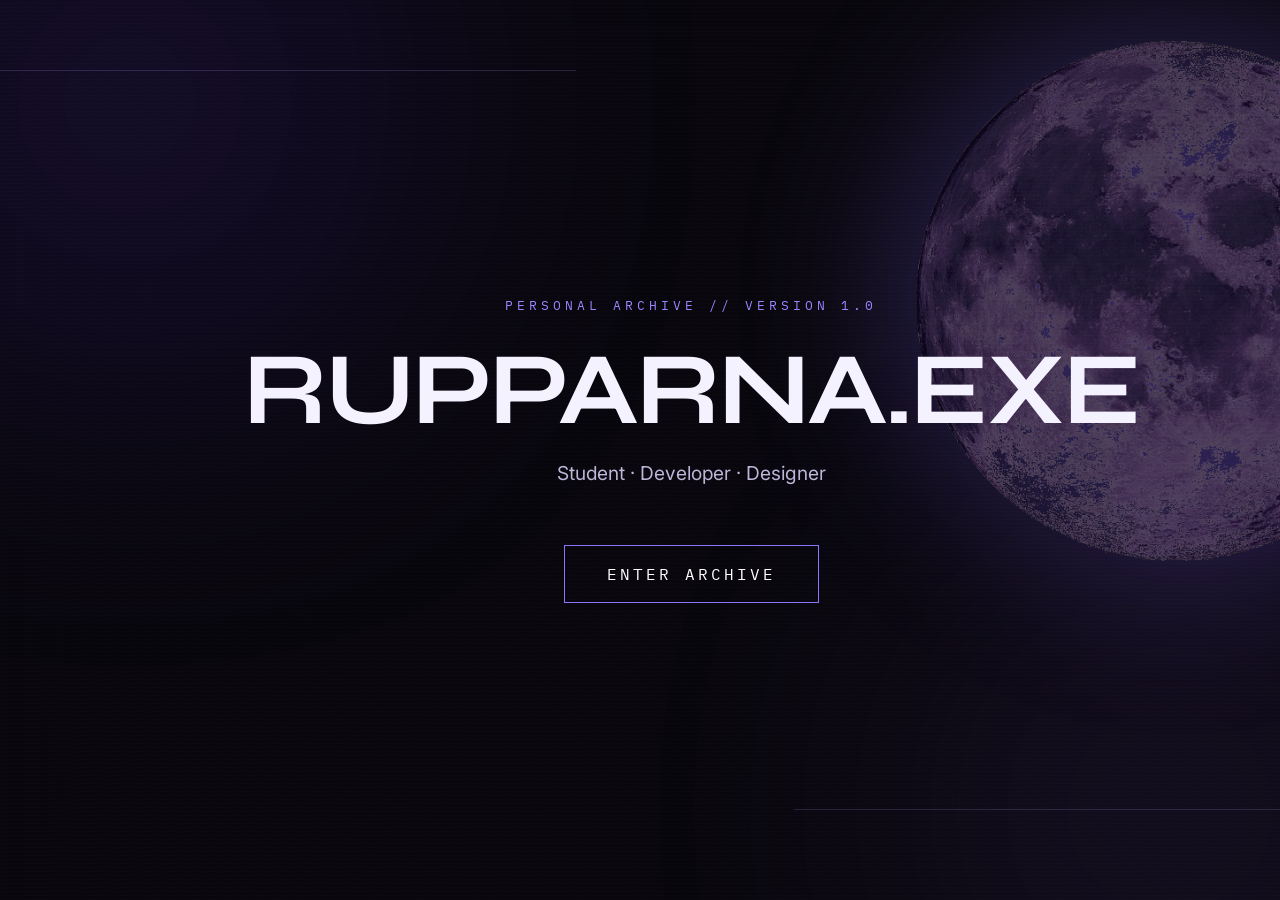
<file: index.html>
<!DOCTYPE html>
<html lang="en">

<head>
    <meta charset="UTF-8">
    <meta name="viewport" content="width=device-width, initial-scale=1.0">

  
    <link rel="preconnect" href="https://fonts.googleapis.com">
    <link rel="preconnect" href="https://fonts.gstatic.com" crossorigin>

    <link href="https://fonts.googleapis.com/css2?family=IBM+Plex+Mono:wght@400;500&family=Inter:wght@300;400;500;600&family=Syne:wght@700;800&display=swap" rel="stylesheet">

    <link rel="stylesheet" href="style.css">
</head>

<body>

<div class="noise"></div>
<div class="bg-glow glow-1"></div>
<div class="bg-glow glow-2"></div>
<div class="line top-line"></div>
<div class="line bottom-line"></div>
    <main class="hero">
  <img src="assets/image/moon_transparent.png"
         class="moon"
         alt="">
        <div class="hero-content">

            <p class="eyebrow">
                PERSONAL ARCHIVE // VERSION 1.0
            </p>

             <h1 id="logo">
    RUPPARNA.EXE
</h1>
<div class="scan-line"></div>
            <p class="subtitle">
                Student · Developer · Designer
            </p>
           
          <a href="archive.html" class="enter-btn">
    ENTER ARCHIVE
</a>
        </div>

    </main>

    
<script src="script.js"></script>
<div class="screen-glitch"></div>
</body>

</html>
</file>
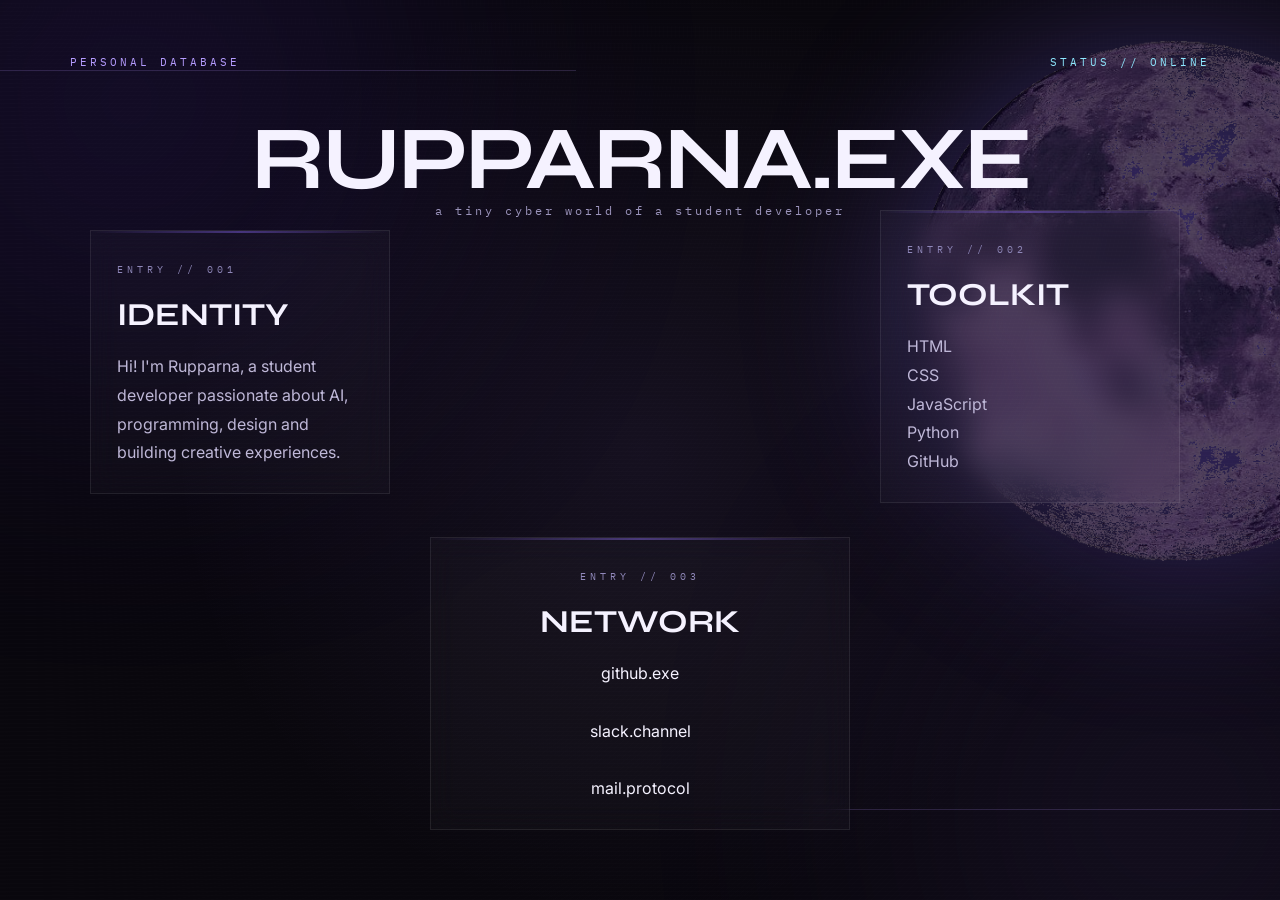
<file: archive.html>
<!DOCTYPE html>
<html lang="en">

<head>
    <meta charset="UTF-8">
    <meta name="viewport" content="width=device-width, initial-scale=1.0">

    <title>RUPPARNA.EXE // Archive</title>

    <link rel="preconnect" href="https://fonts.googleapis.com">
    <link rel="preconnect" href="https://fonts.gstatic.com" crossorigin>

    <link href="https://fonts.googleapis.com/css2?family=IBM+Plex+Mono:wght@400;500&family=Inter:wght@300;400;500;600&family=Syne:wght@700;800&display=swap" rel="stylesheet">

    <link rel="stylesheet" href="style.css">
</head>

<body>

    <div class="noise"></div>

    <div class="bg-glow glow-1"></div>
    <div class="bg-glow glow-2"></div>

    <div class="line top-line"></div>
    <div class="line bottom-line"></div>

    <img src="assets/image/moon_transparent.png"
         class="moon"
         alt="Moon">

    <main class="archive">

        <!-- HEADER -->

        <div class="archive-header">

            <p class="database">
                PERSONAL DATABASE
            </p>

            <p class="status">
                STATUS // ONLINE
            </p>

            <h1>
                RUPPARNA.EXE
            </h1>

            <p class="quote">
                a tiny cyber world of a student developer
            </p>

        </div>

        <!-- IDENTITY -->

        <section class="identity card">

            <span class="tag">
                ENTRY // 001
            </span>

            <h2>
                IDENTITY
            </h2>

            <p>
                Hi! I'm Rupparna, a student developer passionate about AI,
                programming, design and building creative experiences.
            </p>

        </section>

        <!-- TOOLKIT -->

        <section class="toolkit card">

            <span class="tag">
                ENTRY // 002
            </span>

            <h2>
                TOOLKIT
            </h2>

            <p>
                HTML<br>
                CSS<br>
                JavaScript<br>
                Python<br>
                GitHub
            </p>

        </section>

        <!-- NETWORK -->

       <section class="network card">

    <span class="tag">ENTRY // 003</span>

    <h2>NETWORK</h2>

    <p>

        <a href="https://github.com/rupparna"
           target="_blank">
            github.exe
        </a>

        <br><br>

        <a href="https://hackclub.enterprise.slack.com/team/U0BFF8Y46L9"
           target="_blank">
            slack.channel
        </a>

        <br><br>

        <a href="mailto:rupparna3@gmail.com">
            mail.protocol
        </a>

    </p>

</section>
    </main>

    <script src="script.js"></script>

</body>
</file>
<file: style.css>
*{
    margin:0;
    padding:0;
    box-sizing:border-box;
}

html{
    scroll-behavior: smooth;
}
body{
    background: #09070d;
    color:#f5f2ff ;
    font-family: 'Inter', sans-serif;
    overflow-x:hidden;
}

.hero{
    min-height: 100vh;
    display: flex;
    align-items: center;
     justify-content:center;
    text-align:center;
    padding:40px;
    position:relative;

}


  .hero-content{
    position: relative;
    z-index: 2;

    margin-left: 8vw;
}

.eyebrow{
    font-family: 'IBM Plex Mono' ,monospace;
    font-size: .8rem;
    letter-spacing:4px;
     color:#9c84ff;

    margin-bottom:30px;
}

.hero h1{
    font-family:'Syne',sans-serif;
    font-size:clamp(3rem,8vw,7rem);
    line-height:.9;
    letter-spacing:-3px;

    max-width:100%;
    word-break:break-word;
}
.subtitle{
    margin-top:25px;
    font-size:1.2rem;
    color: #bdb6d8

}

.enter-btn{
    display:inline-block;
    margin-top:60px;
    padding:18px 42px;
    border:1px solid #8e73ff;
     color:white;

    text-decoration:none;
    font-family:'IBM Plex Mono',monospace;
    letter-spacing:3px;

    transition:.35s;

}
.enter-btn:hover{

background:#8e73ff;

    color:#09070d;

}
.bg-glow{
    position:fixed;
    border-radius:50%;
    filter:blur(160px);
    z-index:-3;
    pointer-events:none;
}.glow-1{

    width:500px;
    height:500px;

    background:#6b3cff;

    top:-150px;
    left:-120px;

    opacity:.18;

}

.glow-2{

    width:420px;
    height:420px;
    background:#9d72ff;

    bottom:-120px;
    right:-100px;

    opacity:.15;
}

.noise{

    position:fixed;
    inset:0;

    pointer-events:none;
    opacity:.12;

    background-image:

    repeating-radial-gradient(
        circle at 0 0,
        rgba(255,255,255,.05) 0px,
        rgba(255,255,255,.02) 1px,
        transparent 2px,
        transparent 4px
    );

    mix-blend-mode:overlay;

    z-index:999;

}

    .line{
 position:fixed;
    height:1px;

    background:rgba(180,151,255,.18);
    z-index:-1;
}

.top-line{

    top:70px;
    left:0;
    width:45%;

}
.bottom-line{

    bottom:90px;
    right:0;
    width:38%;
}
/* ===========================
   HERO IMAGE
=========================== */

.hero-image{

    width:260px;

    margin:45px auto;

    display:flex;

    justify-content:center;

}

.hero-image img{

    width:100%;

    display:block;

    filter:
        drop-shadow(0 0 40px rgba(153,118,255,.35));

    transition:.4s;
}

.hero-image img:hover{
    transform:scale(1.03);

}
.moon{
    position:absolute;
    right:-220px;
    top:40px;
    width:650px;
    
    filter:
        blur(.3px)
        drop-shadow(0 0 80px #8d6cff);
    pointer-events:none;
    z-index:-1;
    opacity: .28;
filter:
    drop-shadow(0 0 90px rgba(162,120,255,.45));
}
.activate{

    animation:

        hologram 1.6s ease forwards;

}
@keyframes hologram{

0%{

color:white;

filter:none;

}

20%{

color:#8de8ff;

text-shadow:

0 0 10px #8de8ff,

0 0 25px #7a6dff;

}

45%{

color:#c79dff;

text-shadow:

0 0 18px #c79dff,

0 0 40px #8de8ff;

}

70%{
color:#ffffff;
text-shadow:
0 0 8px white,
0 0 30px #9d6fff;
}
100%{
color:white;
text-shadow:
0 0 3px white;
}

}
.scan-line{
    position:absolute;
    height: 6px;
    width:0;
    left:0;
    left:50%;
    top: 50%;transform: translate(-50%, -50%);

    background: 
    linear-gradient(
        90deg,transparent,
        #ffffff,#7cecff,
        transparent);
       
     opacity:0;
     filter:blur(2px);
}
.scan{

animation:
scanEffect 1.3s ease forwards;

}
@keyframes scanEffect{

0%{
width:0;
opacity:0;
}
15%{
opacity:1;
}
50%{

width:700px;
}
100%{
width:900px;
opacity:0;
}

}
.moon-active{
animation:
moonGlow 2s ease forwards;
}

@keyframes moonGlow{

0%{
opacity:.18;
filter:blur(.5px);

}
100%{
opacity:.35;
filter:
drop-shadow(0 0 90px #8666ff);
}
}
body{
    cursor:url("assets/cursor/butterfly_cursor_64.png") 12 12, auto;
}
body::after{

content:"";

position:fixed;

inset:0;

background:
repeating-linear-gradient(
transparent 0px,
transparent 3px,
rgba(255,255,255,.025) 4px
);

pointer-events:none;

}
.screen-glitch{

    position: fixed;
    inset: 0;
    pointer-events: none;
    z-index: 999999;

    opacity: 0;

    background:
    repeating-linear-gradient(
        0deg,
        rgba(255,255,255,.12) 0px,
        rgba(255,255,255,.12) 2px,
        transparent 2px,
        transparent 5px
    );

    animation: screenGlitch 6s infinite;

}

@keyframes screenGlitch{

0%,95%,100%{
    opacity:0;
    transform:none;
}

96%{
    opacity:1;
    transform:translateX(-8px) skewX(3deg);
}

96.3%{
    transform:translateX(10px);
}

96.6%{
    transform:translateX(-6px);
}

97%{
    opacity:0;
    transform:none;
}

}

@keyframes crt{

0%,96%,100%{

transform:none;

}

96.5%{

transform:translateY(-2px);
}
97%{
transform:translateY(2px);
}
97.5%{

transform:translateX(-1px);

}

98%{

transform:none;
}

}
body.glitch{

    transform: translateX(5px);

    filter:
        contrast(1.15)
        brightness(1.08)
        saturate(1.2);

}
body.glitch #logo{
    text-shadow:
   -4px 0 #8f5cff,
     4px 0 #5fe9ff,
     0 0 25px  rgba(175,120,255,.8);
     filter: brightness(1.2);
    
}

body.glitch .hero{
    transform:translateX(4px);

}

.archive{
    width:100%;
    height:100vh;
    position:relative;
    overflow:hidden;

}
body.glitch #logo{

    text-shadow:
        -4px 0 #b26cff,
         4px 0 #63e7ff,
         0 0 25px rgba(178,108,255,.9);
    transform: translateX(2px);
    filter: brightness(1.15);
}


.archive{
    position:relative;
    width:100%;
    height:100vh;
    overflow:hidden;
}

/* HEADER */

.archive-header{
    position:absolute;
    top:55px;
    left:50%;
    transform:translateX(-50%);
    width:100%;
    text-align:center;
}

.database{
    position:absolute;
    left:70px;
    top:0;

    font-family:"IBM Plex Mono";
    font-size:11px;
    letter-spacing:3px;
    color:#b59cff;
}

.status{
    position:absolute;
    right:70px;
    top:0;

    font-family:"IBM Plex Mono";
    font-size:11px;
    letter-spacing:3px;
    color:#8de8ff;
}

.archive-header h1{

    font-family:"Syne";

    font-size:clamp(4rem,7vw,6rem);

    letter-spacing:-3px;

    margin-top:50px;

}

.quote{

    margin-top:-10px;

    font-family:"IBM Plex Mono";

    color:#9992b9;

    letter-spacing:3px;

    font-size:12px;

}



.card{

    position:absolute;

    width:300px;

    padding:26px;

    border:1px solid rgba(255,255,255,.08);

    background:rgba(255,255,255,.025);

    backdrop-filter:blur(14px);

    transition:.45s;

    animation:fadeUp 1s ease both;

}

.card::before{

content:"";

position:absolute;

left:0;

top:0;

width:100%;

height:2px;

background:

linear-gradient(
90deg,
transparent,
#8f6cff,
transparent);

opacity:.4;

}

.tag{

font-family:"IBM Plex Mono";

font-size:10px;

letter-spacing:4px;

color:#8d86b7;

}

.card h2{

margin:18px 0;

font-size:32px;

font-family:"Syne";

}

.card p{

color:#beb7d7;

line-height:1.8;

}



.identity{

left:90px;

top:230px;

animation-delay:.15s;

}

.toolkit{

right:100px;

top:210px;

animation-delay:.35s;

}

.network{

left:50%;

bottom:70px;

transform:translateX(-50%);

width:420px;

text-align:center;

animation-delay:.55s;

}



.card:hover{

transform:

translateY(-10px)

rotate(-1deg)

scale(1.02);

border-color:#8f6cff;

box-shadow:

0 0 45px rgba(143,108,255,.25);

}

.network:hover{

transform:

translateX(-50%)

translateY(-10px)

scale(1.02);

}


@keyframes fadeUp{

from{

opacity:0;

transform:

translateY(40px);

}

to{

opacity:1;

transform:

translateY(0);

}

}


.identity{

animation:

fadeUp .8s ease,

float1 8s ease-in-out infinite;

}

.toolkit{

animation:

fadeUp 1s ease,

float2 7s ease-in-out infinite;

}

.network{

animation:

fadeUp 1.2s ease,

float3 9s ease-in-out infinite;

}

@keyframes float1{

50%{

transform:translateY(-10px);

}

}

@keyframes float2{

50%{

transform:translateY(8px);

}

}

@keyframes float3{

50%{

transform:translateX(-50%) translateY(-8px);

}

}

/* ===========================
        BACKGROUND LIGHT
=========================== */

.archive::after{

content:"";

position:absolute;

inset:0;

pointer-events:none;

background:

radial-gradient(circle at center,
rgba(160,120,255,.08),
transparent 60%);

mix-blend-mode:screen;

animation:pulse 8s infinite;

}

@keyframes pulse{

50%{

opacity:.4;

}

}



.archive-header h1:hover{

text-shadow:

0 0 15px #9b6cff,

0 0 40px #74dfff;

transition:.4s;

letter-spacing:-1px;

cursor:default;

}
.network a{

    color:#f5f2ff;
    text-decoration:none;
    transition:.3s;
    border-bottom:1px solid transparent;

}

.network a:hover{

    color:#9d7dff;
    border-bottom:1px solid #9d7dff;
    text-shadow:0 0 12px rgba(157,125,255,.7);

}
</file>
